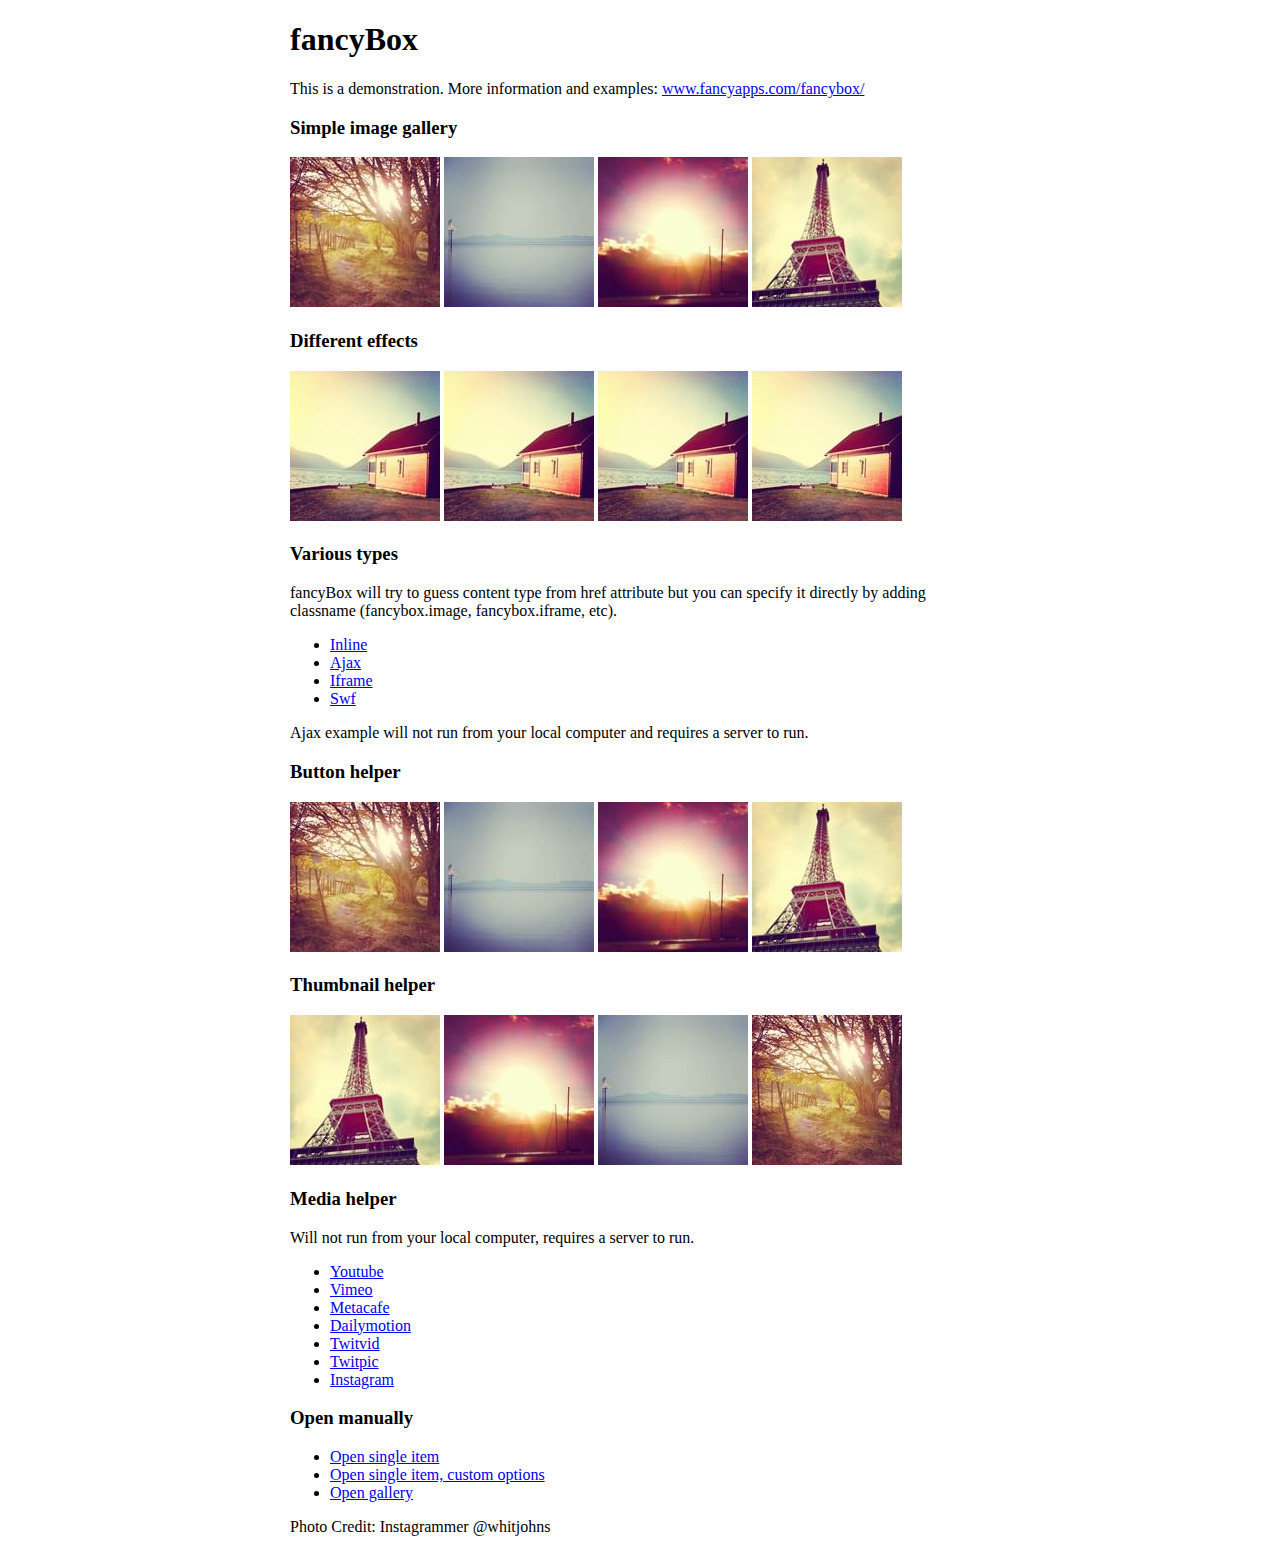
<file: fancybox/demo/index.html>
<!DOCTYPE html>
<html>
<head>
	<title>fancyBox - Fancy jQuery Lightbox Alternative | Demonstration</title>
	<meta http-equiv="Content-Type" content="text/html; charset=UTF-8" />

	<!-- Add jQuery library -->
	<script type="text/javascript" src="../lib/jquery-1.10.1.min.js"></script>

	<!-- Add mousewheel plugin (this is optional) -->
	<script type="text/javascript" src="../lib/jquery.mousewheel-3.0.6.pack.js"></script>

	<!-- Add fancyBox main JS and CSS files -->
	<script type="text/javascript" src="../source/jquery.fancybox.js?v=2.1.5"></script>
	<link rel="stylesheet" type="text/css" href="../source/jquery.fancybox.css?v=2.1.5" media="screen" />

	<!-- Add Button helper (this is optional) -->
	<link rel="stylesheet" type="text/css" href="../source/helpers/jquery.fancybox-buttons.css?v=1.0.5" />
	<script type="text/javascript" src="../source/helpers/jquery.fancybox-buttons.js?v=1.0.5"></script>

	<!-- Add Thumbnail helper (this is optional) -->
	<link rel="stylesheet" type="text/css" href="../source/helpers/jquery.fancybox-thumbs.css?v=1.0.7" />
	<script type="text/javascript" src="../source/helpers/jquery.fancybox-thumbs.js?v=1.0.7"></script>

	<!-- Add Media helper (this is optional) -->
	<script type="text/javascript" src="../source/helpers/jquery.fancybox-media.js?v=1.0.6"></script>

	<script type="text/javascript">
		$(document).ready(function() {
			/*
			 *  Simple image gallery. Uses default settings
			 */

			$('.fancybox').fancybox();

			/*
			 *  Different effects
			 */

			// Change title type, overlay closing speed
			$(".fancybox-effects-a").fancybox({
				helpers: {
					title : {
						type : 'outside'
					},
					overlay : {
						speedOut : 0
					}
				}
			});

			// Disable opening and closing animations, change title type
			$(".fancybox-effects-b").fancybox({
				openEffect  : 'none',
				closeEffect	: 'none',

				helpers : {
					title : {
						type : 'over'
					}
				}
			});

			// Set custom style, close if clicked, change title type and overlay color
			$(".fancybox-effects-c").fancybox({
				wrapCSS    : 'fancybox-custom',
				closeClick : true,

				openEffect : 'none',

				helpers : {
					title : {
						type : 'inside'
					},
					overlay : {
						css : {
							'background' : 'rgba(238,238,238,0.85)'
						}
					}
				}
			});

			// Remove padding, set opening and closing animations, close if clicked and disable overlay
			$(".fancybox-effects-d").fancybox({
				padding: 0,

				openEffect : 'elastic',
				openSpeed  : 150,

				closeEffect : 'elastic',
				closeSpeed  : 150,

				closeClick : true,

				helpers : {
					overlay : null
				}
			});

			/*
			 *  Button helper. Disable animations, hide close button, change title type and content
			 */

			$('.fancybox-buttons').fancybox({
				openEffect  : 'none',
				closeEffect : 'none',

				prevEffect : 'none',
				nextEffect : 'none',

				closeBtn  : false,

				helpers : {
					title : {
						type : 'inside'
					},
					buttons	: {}
				},

				afterLoad : function() {
					this.title = 'Image ' + (this.index + 1) + ' of ' + this.group.length + (this.title ? ' - ' + this.title : '');
				}
			});


			/*
			 *  Thumbnail helper. Disable animations, hide close button, arrows and slide to next gallery item if clicked
			 */

			$('.fancybox-thumbs').fancybox({
				prevEffect : 'none',
				nextEffect : 'none',

				closeBtn  : false,
				arrows    : false,
				nextClick : true,

				helpers : {
					thumbs : {
						width  : 50,
						height : 50
					}
				}
			});

			/*
			 *  Media helper. Group items, disable animations, hide arrows, enable media and button helpers.
			*/
			$('.fancybox-media')
				.attr('rel', 'media-gallery')
				.fancybox({
					openEffect : 'none',
					closeEffect : 'none',
					prevEffect : 'none',
					nextEffect : 'none',

					arrows : false,
					helpers : {
						media : {},
						buttons : {}
					}
				});

			/*
			 *  Open manually
			 */

			$("#fancybox-manual-a").click(function() {
				$.fancybox.open('1_b.jpg');
			});

			$("#fancybox-manual-b").click(function() {
				$.fancybox.open({
					href : 'iframe.html',
					type : 'iframe',
					padding : 5
				});
			});

			$("#fancybox-manual-c").click(function() {
				$.fancybox.open([
					{
						href : '1_b.jpg',
						title : 'My title'
					}, {
						href : '2_b.jpg',
						title : '2nd title'
					}, {
						href : '3_b.jpg'
					}
				], {
					helpers : {
						thumbs : {
							width: 75,
							height: 50
						}
					}
				});
			});


		});
	</script>
	<style type="text/css">
		.fancybox-custom .fancybox-skin {
			box-shadow: 0 0 50px #222;
		}

		body {
			max-width: 700px;
			margin: 0 auto;
		}
	</style>
</head>
<body>
	<h1>fancyBox</h1>

	<p>This is a demonstration. More information and examples: <a href="http://fancyapps.com/fancybox/">www.fancyapps.com/fancybox/</a></p>

	<h3>Simple image gallery</h3>
	<p>
		<a class="fancybox" href="1_b.jpg" data-fancybox-group="gallery" title="Lorem ipsum dolor sit amet"><img src="1_s.jpg" alt="" /></a>

		<a class="fancybox" href="2_b.jpg" data-fancybox-group="gallery" title="Etiam quis mi eu elit temp"><img src="2_s.jpg" alt="" /></a>

		<a class="fancybox" href="3_b.jpg" data-fancybox-group="gallery" title="Cras neque mi, semper leon"><img src="3_s.jpg" alt="" /></a>

		<a class="fancybox" href="4_b.jpg" data-fancybox-group="gallery" title="Sed vel sapien vel sem uno"><img src="4_s.jpg" alt="" /></a>
	</p>

	<h3>Different effects</h3>
	<p>
		<a class="fancybox-effects-a" href="5_b.jpg" title="Lorem ipsum dolor sit amet, consectetur adipiscing elit"><img src="5_s.jpg" alt="" /></a>

		<a class="fancybox-effects-b" href="5_b.jpg" title="Lorem ipsum dolor sit amet, consectetur adipiscing elit"><img src="5_s.jpg" alt="" /></a>

		<a class="fancybox-effects-c" href="5_b.jpg" title="Lorem ipsum dolor sit amet, consectetur adipiscing elit"><img src="5_s.jpg" alt="" /></a>

		<a class="fancybox-effects-d" href="5_b.jpg" title="Lorem ipsum dolor sit amet, consectetur adipiscing elit"><img src="5_s.jpg" alt="" /></a>
	</p>

	<h3>Various types</h3>
	<p>
		fancyBox will try to guess content type from href attribute but you can specify it directly by adding classname (fancybox.image, fancybox.iframe, etc).
	</p>
	<ul>
		<li><a class="fancybox" href="#inline1" title="Lorem ipsum dolor sit amet">Inline</a></li>
		<li><a class="fancybox fancybox.ajax" href="ajax.txt">Ajax</a></li>
		<li><a class="fancybox fancybox.iframe" href="iframe.html">Iframe</a></li>
		<li><a class="fancybox" href="http://www.adobe.com/jp/events/cs3_web_edition_tour/swfs/perform.swf">Swf</a></li>
	</ul>

	<div id="inline1" style="width:400px;display: none;">
		<h3>Etiam quis mi eu elit</h3>
		<p>
			Lorem ipsum dolor sit amet, consectetur adipiscing elit. Etiam quis mi eu elit tempor facilisis id et neque. Nulla sit amet sem sapien. Vestibulum imperdiet porta ante ac ornare. Nulla et lorem eu nibh adipiscing ultricies nec at lacus. Cras laoreet ultricies sem, at blandit mi eleifend aliquam. Nunc enim ipsum, vehicula non pretium varius, cursus ac tortor. Vivamus fringilla congue laoreet. Quisque ultrices sodales orci, quis rhoncus justo auctor in. Phasellus dui eros, bibendum eu feugiat ornare, faucibus eu mi. Nunc aliquet tempus sem, id aliquam diam varius ac. Maecenas nisl nunc, molestie vitae eleifend vel, iaculis sed magna. Aenean tempus lacus vitae orci posuere porttitor eget non felis. Donec lectus elit, aliquam nec eleifend sit amet, vestibulum sed nunc.
		</p>
	</div>

	<p>
		Ajax example will not run from your local computer and requires a server to run.
	</p>

	<h3>Button helper</h3>
	<p>
		<a class="fancybox-buttons" data-fancybox-group="button" href="1_b.jpg"><img src="1_s.jpg" alt="" /></a>

		<a class="fancybox-buttons" data-fancybox-group="button" href="2_b.jpg"><img src="2_s.jpg" alt="" /></a>

		<a class="fancybox-buttons" data-fancybox-group="button" href="3_b.jpg"><img src="3_s.jpg" alt="" /></a>

		<a class="fancybox-buttons" data-fancybox-group="button" href="4_b.jpg"><img src="4_s.jpg" alt="" /></a>
	</p>

	<h3>Thumbnail helper</h3>
	<p>
		<a class="fancybox-thumbs" data-fancybox-group="thumb" href="4_b.jpg"><img src="4_s.jpg" alt="" /></a>

		<a class="fancybox-thumbs" data-fancybox-group="thumb" href="3_b.jpg"><img src="3_s.jpg" alt="" /></a>

		<a class="fancybox-thumbs" data-fancybox-group="thumb" href="2_b.jpg"><img src="2_s.jpg" alt="" /></a>

		<a class="fancybox-thumbs" data-fancybox-group="thumb" href="1_b.jpg"><img src="1_s.jpg" alt="" /></a>
	</p>

	<h3>Media helper</h3>
	<p>
		Will not run from your local computer, requires a server to run.
	</p>

	<ul>
		<li><a class="fancybox-media" href="http://www.youtube.com/watch?v=opj24KnzrWo">Youtube</a></li>
		<li><a class="fancybox-media" href="http://vimeo.com/47480346">Vimeo</a></li>
		<li><a class="fancybox-media" href="http://www.metacafe.com/watch/7635964/">Metacafe</a></li>
		<li><a class="fancybox-media" href="http://www.dailymotion.com/video/xoeylt_electric-guest-this-head-i-hold_music">Dailymotion</a></li>
		<li><a class="fancybox-media" href="http://twitvid.com/QY7MD">Twitvid</a></li>
		<li><a class="fancybox-media" href="http://twitpic.com/7p93st">Twitpic</a></li>
		<li><a class="fancybox-media" href="http://instagr.am/p/IejkuUGxQn">Instagram</a></li>
	</ul>

	<h3>Open manually</h3>
	<ul>
		<li><a id="fancybox-manual-a" href="javascript:;">Open single item</a></li>
		<li><a id="fancybox-manual-b" href="javascript:;">Open single item, custom options</a></li>
		<li><a id="fancybox-manual-c" href="javascript:;">Open gallery</a></li>
	</ul>

	<p>
		Photo Credit: Instagrammer @whitjohns
	</p>
</body>
</html>
</file>
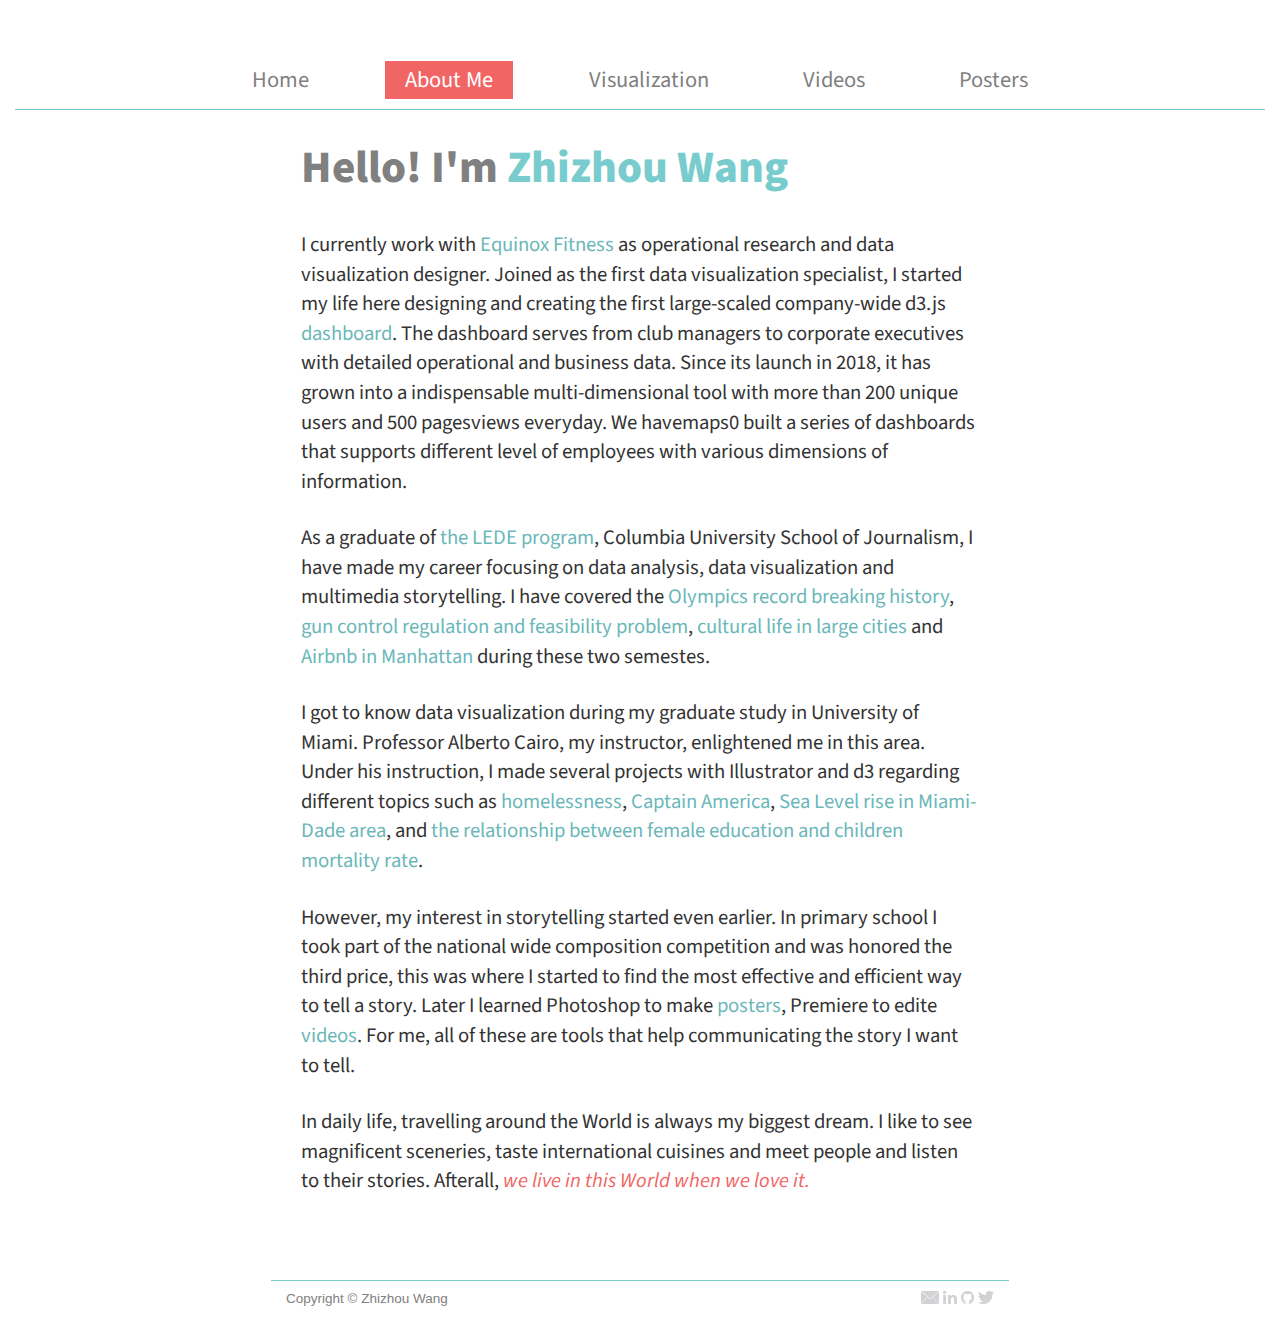
<file: aboutme.html>
<!DOCTYPE html>
<html lang="en">
	<head>
    	<meta charset="utf-8">
        <meta name="viewport" content="width=device-width, initial-scale=1.0">
    	<title>Zhizhou Wang - About Me</title>
        
        <link href="https://fonts.googleapis.com/css?family=Lobster+Two|Source+Sans+Pro:400,700" rel="stylesheet">
        <link href="css/bootstrap.min.css" rel="stylesheet">
        <link rel="stylesheet" href="css/sub-style2.css" />
        <link href="css/bootstrap.min.css" rel="stylesheet">
    	<style>
    	</style>
    </head>

    <body>
        <div class="col-md-12" id='main-nav'>
                    <a href='index.html' class='likebutton'>Home</a>
                    <a href='aboutme.html' class='button-selected'>About Me</a>
                    <a href='infographic.html' class='likebutton'>Visualization</a>
                    <a href='video.html' class='likebutton'>Videos</a>
                    <a href='poster.html' class='likebutton'>Posters</a>
                    <div class="col-md-12" id='breaker'>
                    </div>
                </div>

        <div class="col-md-12" id="main">
            <div class="col-md-12" >
                    <div class="col-md-12" >
                        <h1 id="name">Hello! I'm <span class='colored'>Zhizhou Wang</span></h1>
                    </div>
                    <div class ="col-md-12">
                        <p class="main-content">I currently work with <a class="main-link" href="https://eqxtech.com/">Equinox Fitness</a> as operational research and data visualization designer. Joined as the first data visualization specialist, I started my life here designing and creating the first large-scaled company-wide d3.js <a class='main-link' href=''>dashboard</a>. The dashboard serves from club managers to corporate executives with detailed operational and business data. Since its launch in 2018, it has grown into a indispensable multi-dimensional tool with more than 200 unique users and 500 pagesviews everyday. We havemaps0 built a series of dashboards that supports different level of employees with various dimensions of information.</p>
                        <p class="main-content">As a graduate of <a class="main-link" href="http://ledeprogram.com/">the LEDE program</a>, Columbia University School of Journalism, I have made my career focusing on data analysis, data visualization and multimedia storytelling. I have covered the <a class="main-link" href="http://zhizhouwang.me/all_about_jumping/">Olympics record breaking history</a>, <a class="main-link" href="./image/info/massshooting.pdf">gun control regulation and feasibility problem</a>,<a class="main-link" href="http://zhizhouwang.me/life_in_cities/"> cultural life in large cities</a> and <a class="main-link" href="http://zhizhouwang.me/airbnb_in_manhattan/">Airbnb in Manhattan</a> during these two semestes. </p>
                        <p class="main-content">
                        I got to know data visualization during my graduate study in University of Miami. Professor Alberto Cairo, my instructor, enlightened me in this area. Under his instruction, I made several projects with Illustrator and d3 regarding different topics such as <a class="main-link" href="./image/info/Homelessness.pdf">homelessness</a>, <a class="main-link" href="./image/info/captain.pdf">Captain America</a>, <a class="main-link" href="./image/info/SeaLevelRise.pdf">Sea Level rise in Miami-Dade area</a>, and <a class="main-link" href="http://zhizhouwang.me/myProject/">the relationship between female education and children mortality rate</a>.</p>
                        <p class="main-content">
                        However, my interest in storytelling started even earlier. In primary school I took part of the national wide composition competition and was honored the third price, this was where I started to find the most effective and efficient way to tell a story. Later I learned Photoshop to make <a class="main-link" href="poster.html">posters</a>, Premiere to edite <a class="main-link" href="video.html">videos</a>. For me, all of these are tools that help communicating the story I want to tell. 
                        <p class="main-content">
                        In daily life, travelling around the World is always my biggest dream. I like to see magnificent sceneries, taste international cuisines and meet people and listen to their stories. Afterall,<span id="poem"> we live in this World when we love it. </span>
                        </p>
                        
                    </div>
            </div>

            <div class='break' class="col-md-12">
                <hr id='divider'></hr>
                <div class ="col-md-8">
                <p id='end'>Copyright &copy; Zhizhou Wang </p>
                </div>
                <div class ="col-md-4" id='icondiv'>
                <a class="main-link" href="mailto:jowang0319@gmail.com?Subject=Hello" target="_top" ><img class='icons' src='./image/icon/email.png'></a>
                <a class="main-link" href="https://www.linkedin.com/profile/view?id=AAIAABXnbtgBP4U4cKuk7psVWvnKqAsrvLL_vNs&trk=nav_responsive_tab_profile_pic" target="_blank"><img class='icons' src='./image/icon/in.png'></a>
                <a class="main-link" href="https://github.com/jowang0319"><img class='icons' src='./image/icon/github.png' target="_blank"></a>
                <a class="main-link" href="https://twitter.com/jo_zz_wang"><img class='icons' src='./image/icon/twitter.png' target="_blank"></a>
                </div>
            </div>


        </div>


    </body>
    

</html>
</file>
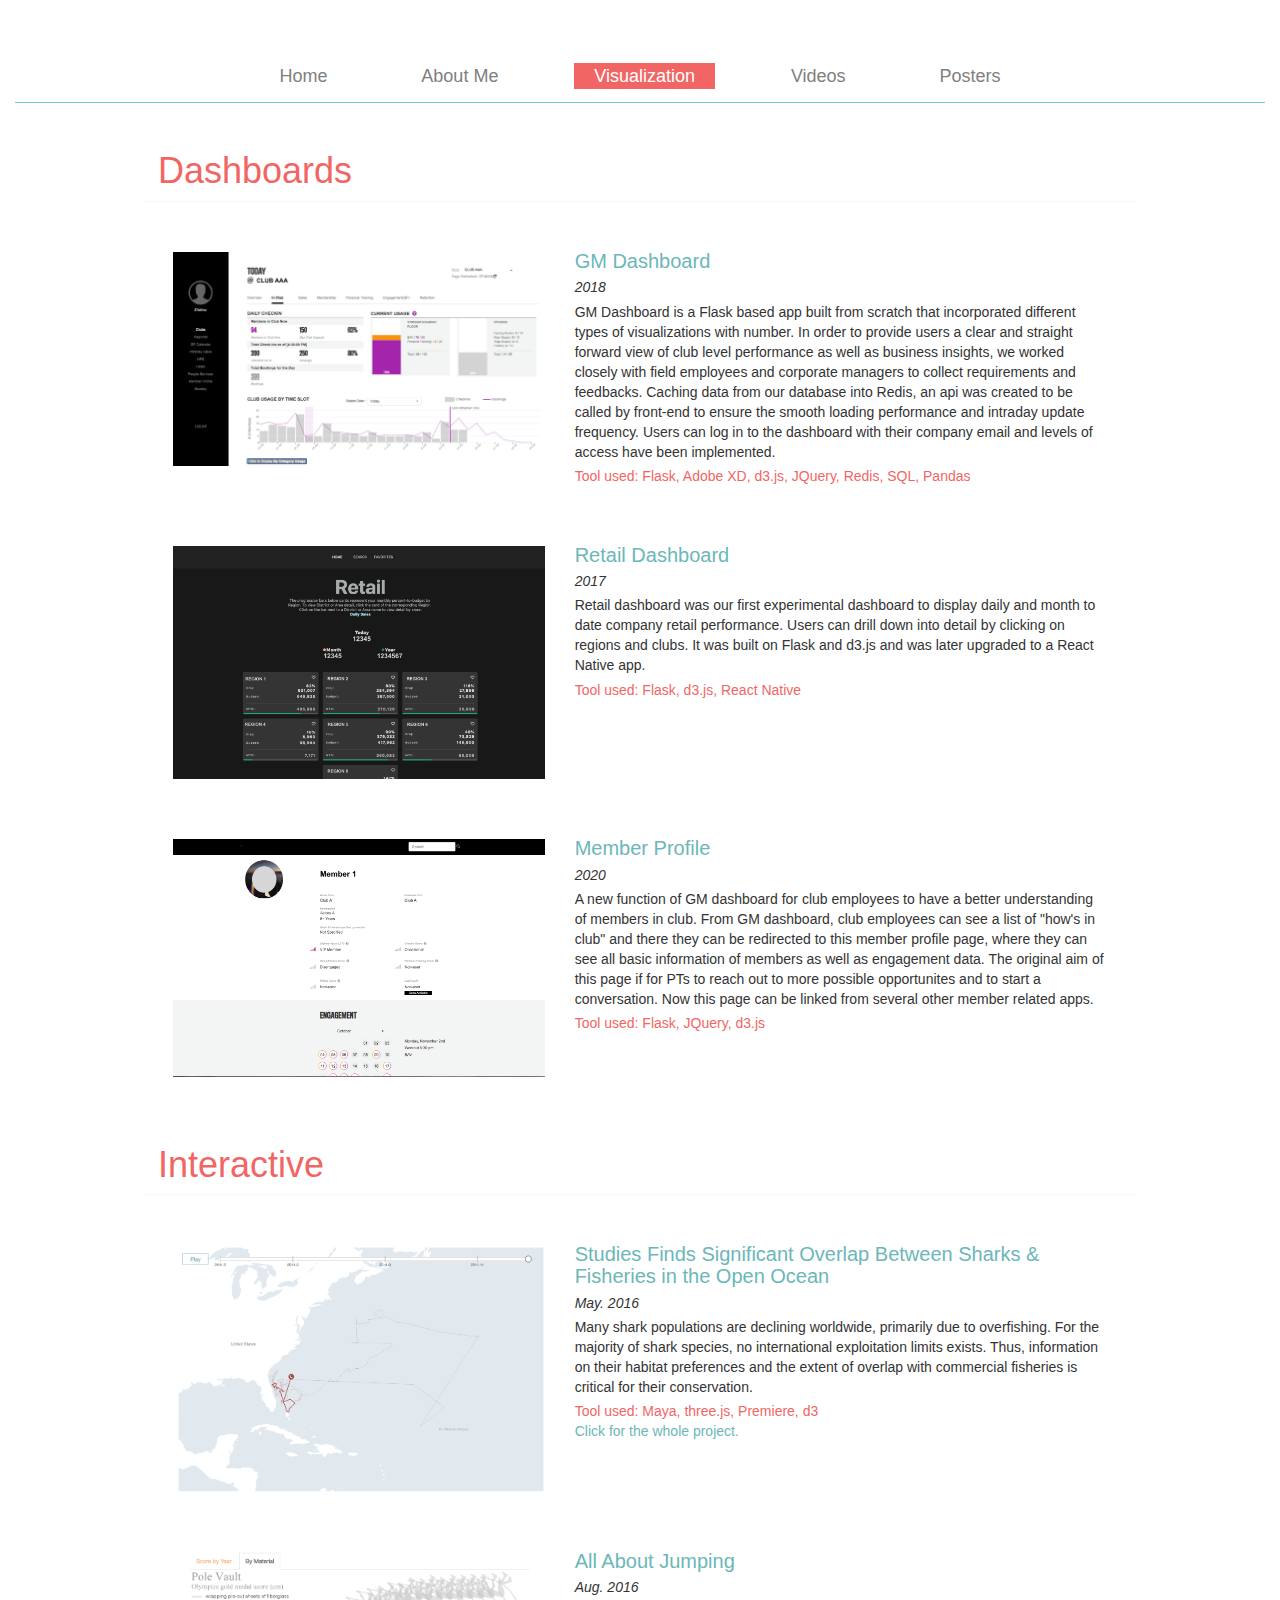
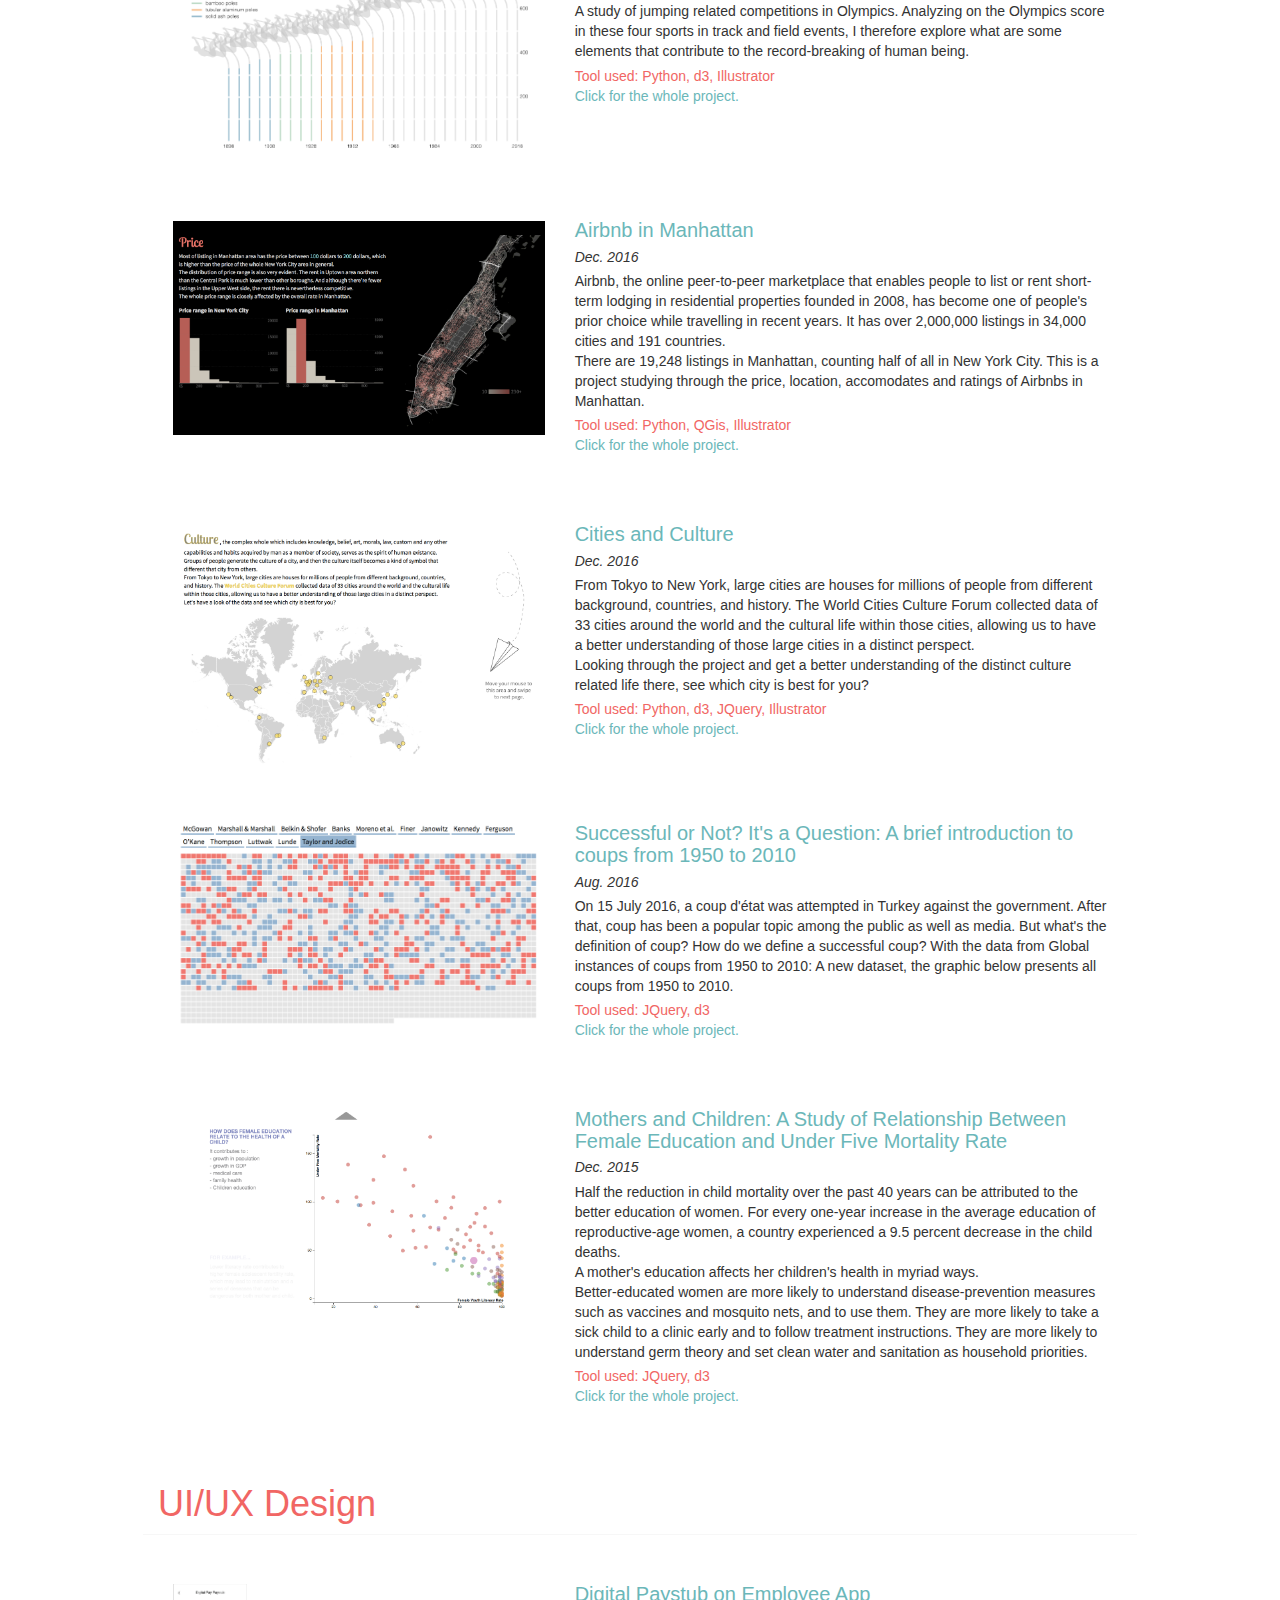
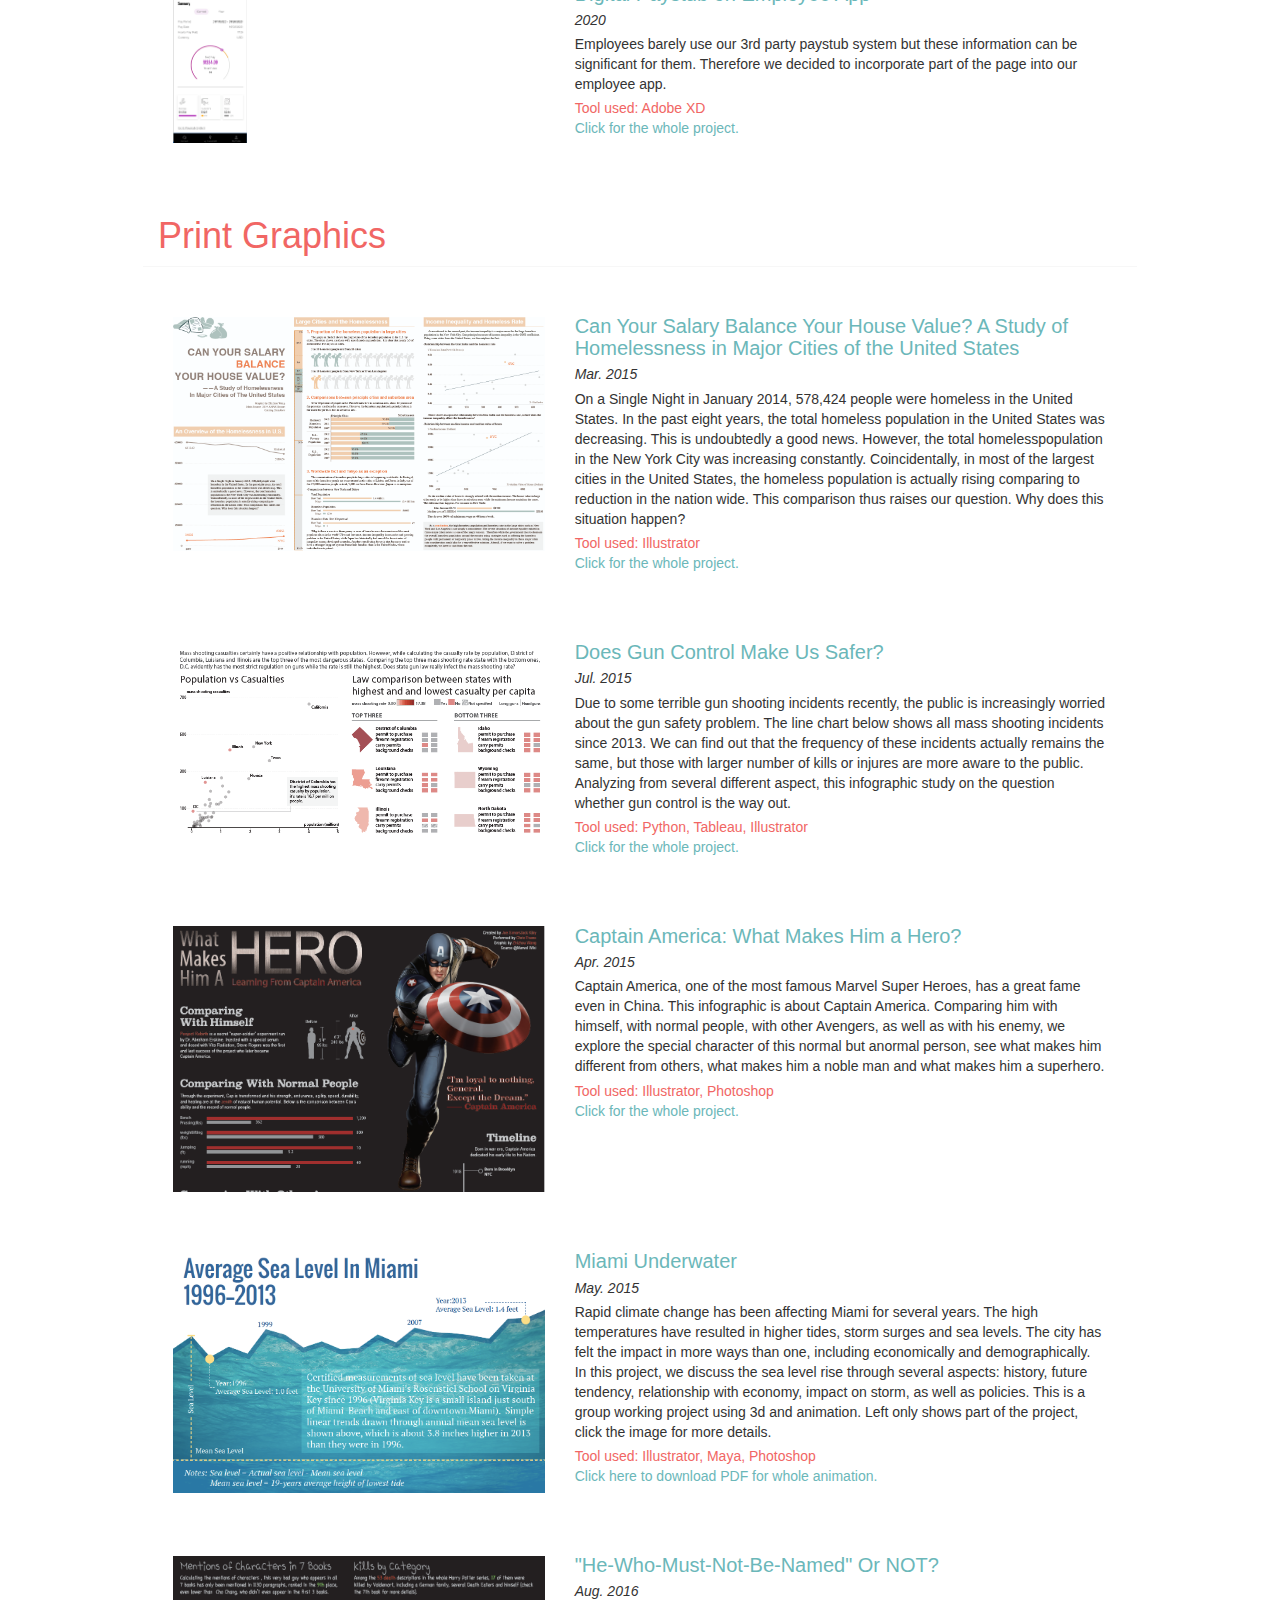
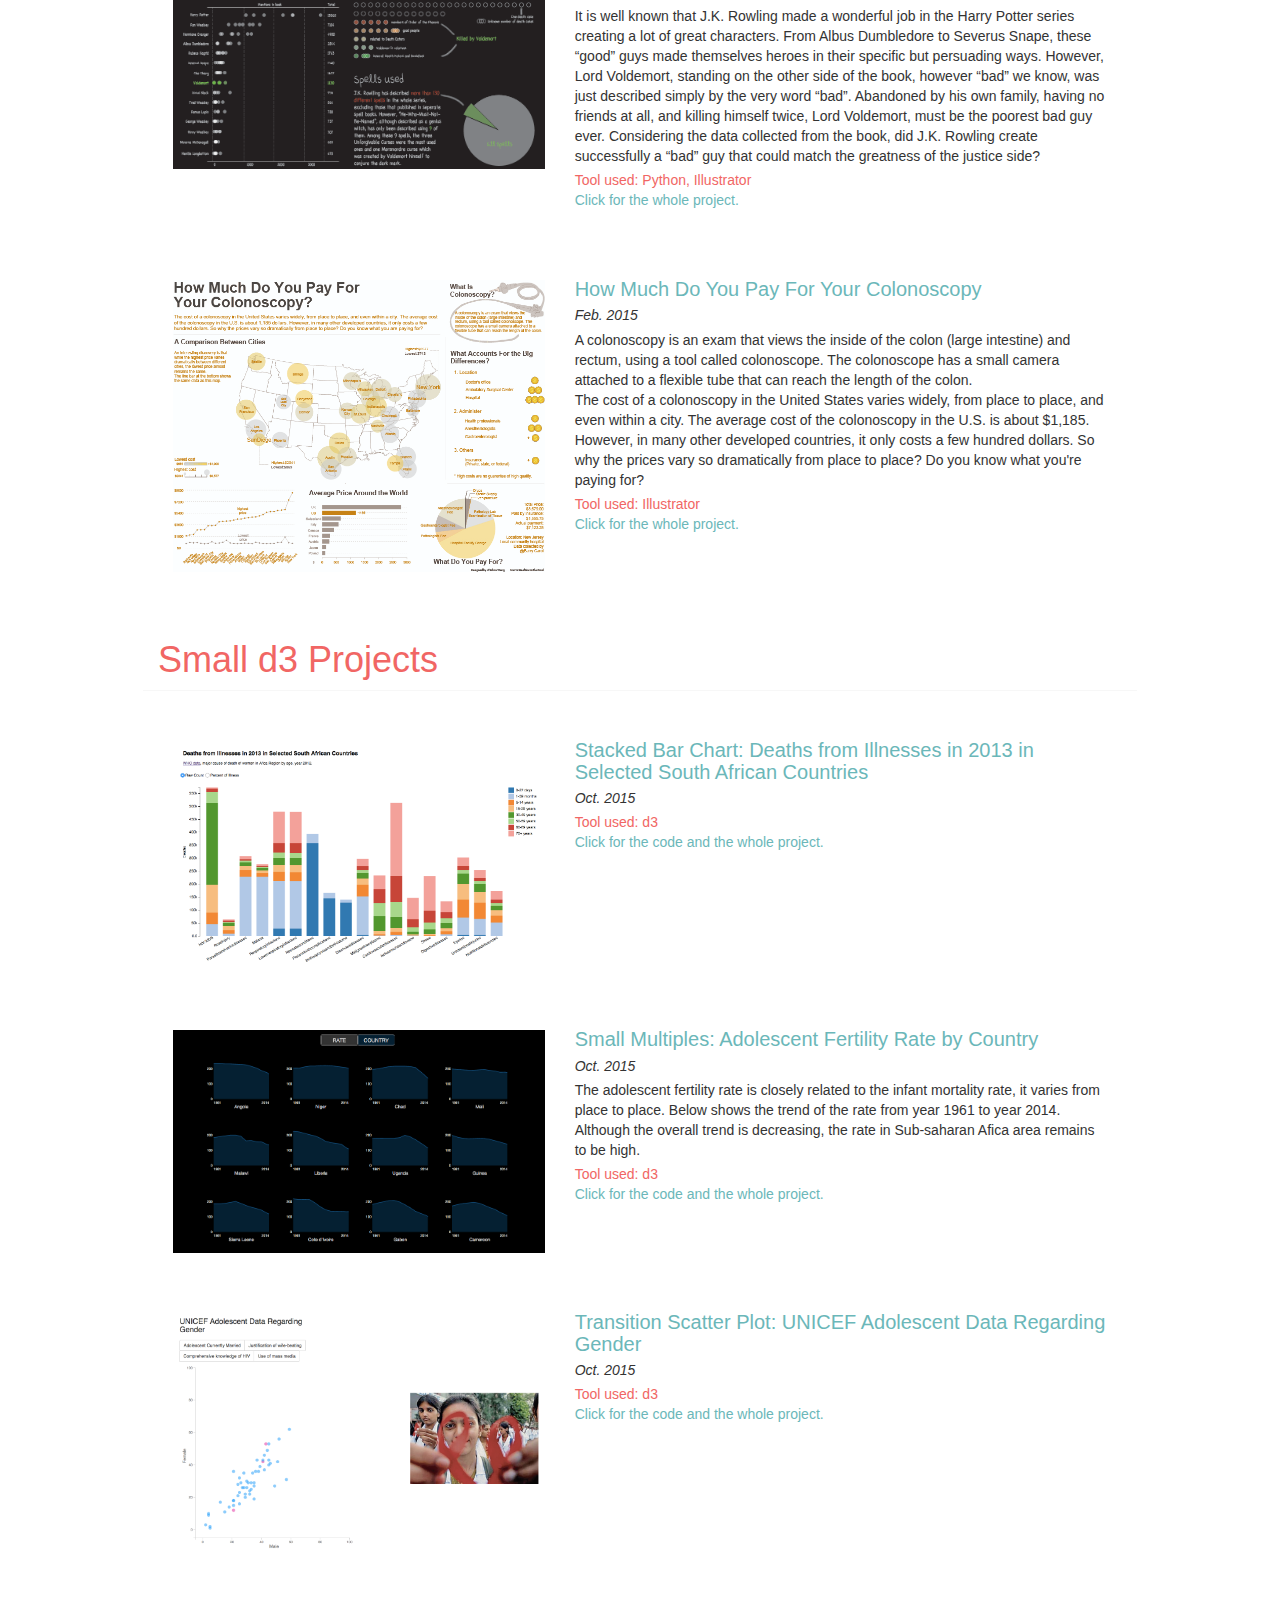
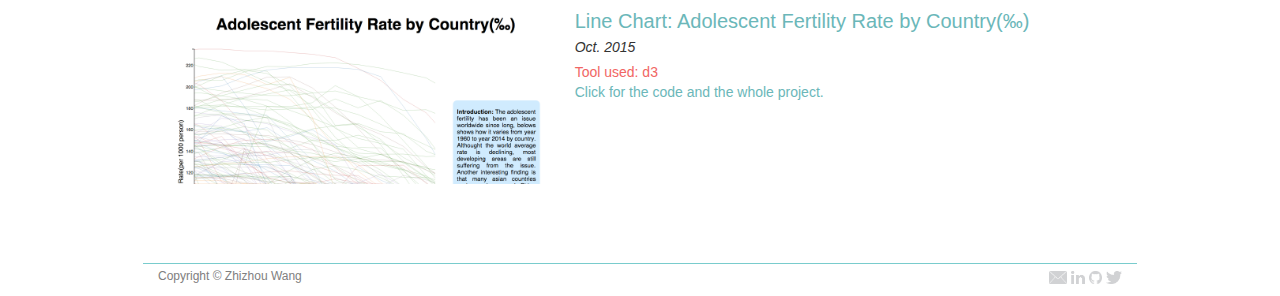
<file: infographic.html>
<!DOCTYPE html>
<html lang="en">
	<head>
    	<meta charset="utf-8">
        <meta name="viewport" content="width=device-width, initial-scale=1.0">
    	<title>Zhizhou Wang - Visualization</title>
        <meta name="viewport" content="width=device-width, initial-scale=1.0">
        <link href="css/bootstrap.min.css" rel="stylesheet">
        <link rel="stylesheet" href="css/sub-style.css" />
    	<style>
    	</style>
    </head>

    <body>
        <div class="col-md-12" id='main-nav'>
                    <a href='index.html' class='likebutton'>Home</a>
                    <a href='aboutme.html' class='likebutton'>About Me</a>
                    <a href='infographic.html' class='button-selected'>Visualization</a>
                    <a href='video.html' class='likebutton'>Videos</a>
                    <a href='poster.html' class='likebutton'>Posters</a>
                    <div class="col-md-12" id='breaker'>
                    </div>
        </div>

        <!-- <div class='row'>
            <div class='col-md-12' id="top_menu">
                <ul class='nav nav-tabs' id='myTab_topmenu' role='tablist'>
                    <li class='nav-items nav-fill'>
                        <a class='nav-link' id='home-tab' data-toggle='tab' href='index.html' area-selecte4d='false'>Home</a>
                    </li>
                    <li class='nav-items nav-fill'>
                        <a class='nav-link' id='home-tab' data-toggle='tab' href='aboutme.html' area-selecte4d='false'>About Me</a>
                    </li>
                    <li class="nav-item dropdown">
                        <a class="nav-link dropdown-toggle" href="#" id="navbarDropdown_viz" role="button" data-toggle="dropdown" aria-haspopup="true" aria-expanded="false">
                          Visualization
                        </a>
                        <div class="dropdown-menu" aria-labelledby="navbarDropdown_viz">
                           <a class="nav-link dropdown-item" id="dashboard-tab" data-toggle="tab" href="#dashboard-session" role="tab" aria-controls="dashboard-session" aria-selected="false">Dashboards</a>
                          <a class="nav-link dropdown-item" id="interactive-tab" data-toggle="tab" href="#interactive-session" role="tab" aria-controls="interactive-session" aria-selected="false">Interactive</a>
                          <a class="nav-link dropdown-item" id="design-tab" data-toggle="tab" href="#design-session" role="tab" aria-controls="design-session" aria-selected="false">UI/UX Design</a>
                          <a class="nav-link dropdown-item" id="print-tab" data-toggle="tab" href="#print-session" role="tab" aria-controls="print-session" aria-selected="false">Print Graphics</a>
                          <a class="nav-link dropdown-item" id="smallproj-tab" data-toggle="tab" href="#smallproj-session" role="tab" aria-controls="smallproj-session" aria-selected="false">Small D3.js Projects</a>
                      </li>
                    <li class='nav-items nav-fill'>
                        <a class='nav-link' id='home-tab' data-toggle='tab' href='video.html' area-selecte4d='false'>Videos</a>
                    </li>
                    <li class='nav-items nav-fill'>
                        <a class='' id='' href='poster.html' area-selecte4d='false'>Posters</a>
                    </li>
                </ul>
            </div>
        </div> -->

        <div class="col-md-12" id="main">
            <div class="col-md-12" id= "draw-line">
                <h1 class="page-title">Dashboards</h1>
            </div>
            <div class="col-md-12" id="main-subcontent">
                <div class="col-md-5">
                    <a class="main-link" href=""><img class="main-sample" src="./image/info/dashboard-sample.png"></a>
                </div>
                <div class="col-md-7">
                    <h4 class="main-subtitle"><a class="main-link" href="">GM Dashboard</a></h4>
                    <p class="main-date">2018</p>
                    <p class="main-subtext">GM Dashboard is a Flask based app built from scratch that incorporated different types of visualizations with number. In order to provide users a clear and straight forward view of club level performance as well as business insights, we worked closely with field employees and corporate managers to collect requirements and feedbacks. Caching data from our database into Redis, an api was created to be called by front-end to ensure the smooth loading performance and intraday update frequency. Users can log in to the dashboard with their company email and levels of access have been implemented.
                    <p class="main-technique">Tool used: Flask, Adobe XD, d3.js, JQuery, Redis, SQL, Pandas</p>
                    <!-- <p><a class="main-link" href="http://zhizhouwang.me/shark_track/" target="_blank">Click for the whole project.</a></p> -->
                </div>
            </div>
            <div class="col-md-12" id="main-subcontent">
                <div class="col-md-5">
                    <a class="main-link" href=""><img class="main-sample" src="./image/info/retail-sample.png"></a>
                </div>
                <div class="col-md-7">
                    <h4 class="main-subtitle"><a class="main-link" href="">Retail Dashboard</a></h4>
                    <p class="main-date">2017</p>
                    <p class="main-subtext">Retail dashboard was our first experimental dashboard to display daily and month to date company retail performance. Users can drill down into detail by clicking on regions and clubs. It was built on Flask and d3.js and was later upgraded to a React Native app. 
                    <p class="main-technique">Tool used: Flask, d3.js, React Native</p>
                    <!-- <p><a class="main-link" href="http://zhizhouwang.me/shark_track/" target="_blank">Click for the whole project.</a></p> -->
                </div>
            </div>
            <div class="col-md-12" id="main-subcontent">
                <div class="col-md-5">
                    <a class="main-link" href=""><img class="main-sample" src="./image/info/mp-sample.png"></a>
                </div>
                <div class="col-md-7">
                    <h4 class="main-subtitle"><a class="main-link" href="">Member Profile</a></h4>
                    <p class="main-date">2020</p>
                    <p class="main-subtext">A new function of GM dashboard for club employees to have a better understanding of members in club. From GM dashboard, club employees can see a list of "how's in club" and there they can be redirected to this member profile page, where they can see all basic information of members as well as engagement data. The original aim of this page if for PTs to reach out to more possible opportunites and to start a conversation. Now this page can be linked from several other member related apps.
                    <p class="main-technique">Tool used: Flask, JQuery, d3.js</p>
                    <!-- <p><a class="main-link" href="http://zhizhouwang.me/shark_track/" target="_blank">Click for the whole project.</a></p> -->
                </div>
            </div>
            <div class="col-md-12" id= "draw-line">
                <h1 class="page-title">Interactive</h1>
            </div>
            <div class="col-md-12" id="main-subcontent">
                <div class="col-md-5">
                    <a class="main-link" href="http://zhizhouwang.me/shark_track/"><img class="main-sample" src="./image/info/shark.png"></a>
                </div>
                <div class="col-md-7">
                    <h4 class="main-subtitle"><a class="main-link" href="http://zhizhouwang.me/shark_track/">Studies Finds Significant Overlap Between Sharks & Fisheries in the Open Ocean</a></h4>
                    <p class="main-date">May. 2016</p>
                    <p class="main-subtext">Many shark populations are declining worldwide, primarily due to overfishing. For the majority of shark species, no international exploitation limits exists. Thus, information on their habitat preferences and the extent of overlap with commercial fisheries is critical for their conservation.   
                    <p class="main-technique">Tool used: Maya, three.js, Premiere, d3</p>
                    <p><a class="main-link" href="http://zhizhouwang.me/shark_track/" target="_blank">Click for the whole project.</a></p>
                </div>
            </div>
            <div class="col-md-12" id="main-subcontent">
                <div class="col-md-5">
                    <a class="main-link" href="http://zhizhouwang.me/all_about_jumping/"><img class="main-sample" src="./image/info/olympics.png"></a>
                </div>
                <div class="col-md-7">
                    <h4 class="main-subtitle"><a class="main-link" href="http://zhizhouwang.me/all_about_jumping/">All About Jumping</a></h4>
                    <p class="main-date">Aug. 2016</p>
                    <p class="main-subtext">A study of jumping related competitions in Olympics. Analyzing on the Olympics score in these four sports in track and field events, I therefore explore what are some elements that contribute to the record-breaking of human being.
                    <p class="main-technique">Tool used: Python, d3, Illustrator</p>
                    <p><a class="main-link" href="http://zhizhouwang.me/all_about_jumping/" target="_blank">Click for the whole project.</a></p>
                </div>
            </div>
            <div class="col-md-12" id="main-subcontent">
                <div class="col-md-5">
                    <a class="main-link" href="http://zhizhouwang.me/airbnb_in_manhattan/"><img class="main-sample" src="./image/info/bnb.png"></a>
                </div>
                <div class="col-md-7">
                    <h4 class="main-subtitle"><a class="main-link" href="http://zhizhouwang.me/airbnb_in_manhattan/">Airbnb in Manhattan</a></h4>
                    <p class="main-date">Dec. 2016</p>
                    <p class="main-subtext">Airbnb, the online peer-to-peer marketplace that enables people to list or rent short-term lodging in residential properties founded in 2008, has become one of people's prior choice while travelling in recent years. It has over 2,000,000 listings in 34,000 cities and 191 countries.
                    </br>
                    There are 19,248 listings in Manhattan, counting half of all in New York City. This is a project studying through the price, location, accomodates and ratings of Airbnbs in Manhattan.
                    <p class="main-technique">Tool used: Python, QGis, Illustrator</p>
                    <p><a class="main-link" href="http://zhizhouwang.me/airbnb_in_manhattan/" target="_blank">Click for the whole project.</a></p>
                </div>
            </div>
            <div class="col-md-12" id="main-subcontent">
                <div class="col-md-5">
                    <a class="main-link" href="http://zhizhouwang.me/life_in_cities/"><img class="main-sample" src="./image/info/city_n_culture.png"></a>
                </div>
                <div class="col-md-7">
                    <h4 class="main-subtitle"><a class="main-link" href="http://zhizhouwang.me/life_in_cities/">Cities and Culture</a></h4>
                    <p class="main-date">Dec. 2016</p>
                    <p class="main-subtext">From Tokyo to New York, large cities are houses for millions of people from different background, countries, and history. The World Cities Culture Forum collected data of 33 cities around the world and the cultural life within those cities, allowing us to have a better understanding of those large cities in a distinct perspect.
                    </br>
                    Looking through the project and get a better understanding of the distinct culture related life there, see which city is best for you?
                    <p class="main-technique">Tool used: Python, d3, JQuery, Illustrator</p>
                    <p><a class="main-link" href="http://zhizhouwang.me/life_in_cities/" target="_blank">Click for the whole project.</a></p>
                </div>
            </div>
            <div class="col-md-12" id="main-subcontent">
                <div class="col-md-5">
                    <a class="main-link" href="http://zhizhouwang.me/suc_coup/"><img class="main-sample" src="./image/info/coups.png"></a>
                </div>
                <div class="col-md-7">
                    <h4 class="main-subtitle"><a class="main-link" href="http://zhizhouwang.me/suc_coup/">Successful or Not? It's a Question: A brief introduction to coups from 1950 to 2010</a></h4>
                    <p class="main-date">Aug. 2016</p>
                    <p class="main-subtext">On 15 July 2016, a coup d'état was attempted in Turkey against the government. After that, coup has been a popular topic among the public as well as media. But what's the definition of coup? How do we define a successful coup? With the data from Global instances of coups from 1950 to 2010: A new dataset, the graphic below presents all coups from 1950 to 2010.  
                    <p class="main-technique">Tool used: JQuery, d3</p>
                    <p><a class="main-link" href="http://zhizhouwang.me/suc_coup/" target="_blank">Click for the whole project.</a></p>
                </div>
            </div>
            <div class="col-md-12" id="main-subcontent">
                <div class="col-md-5">
                    <a class="main-link" href="http://zhizhouwang.me/myProject/"><img class="main-sample" src="./image/info/unicef1.png"></a>
                </div>
                <div class="col-md-7">
                    <h4 class="main-subtitle"><a class="main-link" href="http://zhizhouwang.me/myProject/">Mothers and Children: A Study of Relationship Between Female Education and Under Five Mortality Rate</a></h4>
                    <p class="main-date">Dec. 2015</p>
                    <p class="main-subtext">Half the reduction in child mortality over the past 40 years can be attributed to the better education of women. For every one-year increase in the average education of reproductive-age women, a country experienced a 9.5 percent decrease in the child deaths. 
                    <br>A mother's education affects her children's health in myriad ways. 
                    <br>Better-educated women are more likely to understand disease-prevention measures such as vaccines and mosquito nets, and to use them. They are more likely to take a sick child to a clinic early and to follow treatment instructions. They are more likely to understand germ theory and set clean water and sanitation as household priorities.  
                    <p class="main-technique">Tool used: JQuery, d3</p>
                    <p><a class="main-link" href="http://zhizhouwang.me/myProject/" target="_blank">Click for the whole project.</a></p>
                </div>
            </div>
            
            <div class="col-md-12" id= "draw-line">
                <h1 class="page-title">UI/UX Design</h1>
            </div>
            <div class="col-md-12" id="main-subcontent">
                <div class="col-md-5">
                    <a class="main-link" href="https://xd.adobe.com/view/f2979a68-58bf-4b12-bd0a-adb3411317af-a7c4/"><img class="main-sample-mobile" src="./image/info/paystub-sample.png"></a>
                </div>
                <div class="col-md-7">
                    <h4 class="main-subtitle"><a class="main-link" href="https://xd.adobe.com/view/f2979a68-58bf-4b12-bd0a-adb3411317af-a7c4//">Digital Paystub on Employee App</a></h4>
                    <p class="main-date">2020</p>
                    <p class="main-subtext">Employees barely use our 3rd party paystub system but these information can be significant for them. Therefore we decided to incorporate part of the page into our employee app.  
                    <p class="main-technique">Tool used: Adobe XD</p>
                    <p><a class="main-link" href="https://xd.adobe.com/view/f2979a68-58bf-4b12-bd0a-adb3411317af-a7c4/" target="_blank">Click for the whole project.</a></p>
                </div>
            </div>

            <div class="col-md-12" id= "draw-line">
                <h1 class="page-title2">Print Graphics</h1>
            </div>
            <div class="col-md-12" id="main-subcontent">
                <div class="col-md-5">
                    <a class="main-link" href="./image/info/Homelessness.pdf"><img class="main-sample" src="./image/info/homelessness.jpg"></a>
                </div>
                <div class="col-md-7">
                    <h4 class="main-subtitle"><a class="main-link" href="./image/info/Homelessness.pdf">Can Your Salary Balance Your House Value? A Study of Homelessness in Major Cities of the United States</a></h4>
                    <p class="main-date">Mar. 2015</p>
                    <p class="main-subtext">On a Single Night in January 2014, 578,424 people were homeless in the United States. In the past eight years, the total homeless population in the United States was decreasing. This is undoubtedly a good news. However, the total homelesspopulation in the New York City was increasing constantly. Coincidentally, in most of the largest cities in the United States, the homeless population is actually rising comparing to reduction in the nation wide. This comparison thus raises our question. Why does this situation happen?  
                    <p class="main-technique">Tool used: Illustrator</p>
                    <p><a class="main-link" href="./image/info/Homelessness.pdf">Click for the whole project.</a></p>
                </div>
            </div>
            <div class="col-md-12" id="main-subcontent">
                <div class="col-md-5">
                    <a class="main-link" href="./image/info/massshooting.pdf"><img class="main-sample" src="./image/info/massshooting.png"></a>
                </div>
                <div class="col-md-7">
                    <h4 class="main-subtitle"><a class="main-link" href="./image/info/massshooting.pdf">Does Gun Control Make Us Safer?</a></h4>
                    <p class="main-date">Jul. 2015</p>
                    <p class="main-subtext"> Due to some terrible gun shooting incidents recently, the public is increasingly worried about the gun safety problem. The line chart below shows all mass shooting incidents since 2013. We can find out that the frequency of these incidents actually remains the same, but those with larger number of kills or injures are more aware to the public. Analyzing from several different aspect, this infographic study on the question whether gun control is the way out.
                    <p class="main-technique">Tool used: Python, Tableau, Illustrator</p>
                    <p><a class="main-link" href="./image/info/massshooting.pdf">Click for the whole project.</a></p>
                </div>
            </div>
            <div class="col-md-12" id="main-subcontent">
                <div class="col-md-5">
                    <a class="main-link" href="./image/info/captain.pdf"><img class="main-sample" src="./image/info/captain.png"></a>
                </div>
                <div class="col-md-7" >
                    <h4 class="main-subtitle"><a class="main-link" href="./image/info/captain.pdf">Captain America: What Makes Him a Hero?</a></h4>
                    <p class="main-date">Apr. 2015</p>
                    <p class="main-subtext">Captain America, one of the most famous Marvel Super Heroes, has a great fame even in China. This infographic is about Captain America. Comparing him with himself, with normal people, with other Avengers, as well as with his enemy, we explore the special character of this normal but anormal person, see what makes him different from others, what makes him a noble man and what makes him a superhero. 
                    <p class="main-technique">Tool used: Illustrator, Photoshop</p>
                    <p><a class="main-link" href="./image/info/captain.pdf">Click for the whole project.</a></p>
                </div>
            </div>
            <div class="col-md-12" id="main-subcontent">
                <div class="col-md-5">
                    <a class="main-link" href="./image/info/SeaLevelRise.pdf"><img class="main-sample" src="./image/info/seaSample.png"></a>
                </div>
                <div class="col-md-7" >
                    <h4 class="main-subtitle"><a class="main-link" href="./image/info/SeaLevelRise.pdf">Miami Underwater</a></h4>
                    <p class="main-date">May. 2015</p>
                    <p class="main-subtext">Rapid climate change has been affecting Miami for several years. The high
                    temperatures have resulted in higher tides, storm surges and sea levels.
                    The city has felt the impact in more ways than one, including economically and demographically. <br>In this project, we discuss the sea level rise through several aspects: history, future tendency, relationship with economy, impact on storm, as well as policies. This is a group working project using 3d and animation. Left only shows part of the project, click the image for more details.  
                    <p class="main-technique">Tool used: Illustrator, Maya, Photoshop</p>
                    <p><a class="main-link" href="./image/info/SeaLevelRise.pdf" download>Click here to download PDF for whole animation.</a></p>
                </div>
            </div>
            <div class="col-md-12" id="main-subcontent">
                <div class="col-md-5">
                    <a class="main-link" href="./image/info/hp.pdf"><img class="main-sample" src="./image/info/hp.png"></a>
                </div>
                <div class="col-md-7" >
                    <h4 class="main-subtitle"><a class="main-link" href="./image/info/hp.pdf">"He-Who-Must-Not-Be-Named" Or NOT?</a></h4>
                    <p class="main-date">Aug. 2016</p>
                    <p class="main-subtext">It is well known that J.K. Rowling made a wonderful job in the Harry Potter series creating a lot of great characters. From Albus Dumbledore to Severus Snape, these “good” guys made themselves heroes in their specific but persuading ways. However, Lord Voldemort, standing on the other side of the book, however “bad” we know, was just described simply by the very word “bad”. Abandoned by his own family, having no friends at all, and killing himself twice, Lord Voldemort, must be the poorest bad guy ever. Considering the data collected from the book, did J.K. Rowling create successfully a “bad” guy that could match the greatness of the justice side? 
                    <p class="main-technique">Tool used: Python, Illustrator</p>
                    <p><a class="main-link" href="./image/info/hp.pdf">Click for the whole project.</a></p>
                </div>
            </div>
            <div class="col-md-12" id="main-subcontent">
                <div class="col-md-5">
                    <a class="main-link" href="./image/info/colonoscopy.pdf"><img class="main-sample" src="./image/info/colonoscopy.jpg"></a>
                </div>
                <div class="col-md-7" >
                    <h4 class="main-subtitle"><a class="main-link" href="./image/info/colonoscopy.pdf">How Much Do You Pay For Your Colonoscopy</a></h4>
                    <p class="main-date">Feb. 2015</p>
                    <p class="main-subtext">
                        A colonoscopy is an exam that views the
                        inside of the colon (large intestine) and
                        rectum, using a tool called colonoscope. The
                        colonoscope has a small camera attached to a
                        flexible tube that can reach the length of the colon.<br>
                        The cost of a colonoscopy in the United States varies widely, from place to place, and even within a city. The average cost of the colonoscopy in the U.S. is about $1,185. However, in many other developed countries, it only costs a few hundred dollars. So why the prices vary so dramatically from place to place? Do you know what you're paying for?  
                    <p class="main-technique">Tool used: Illustrator</p>
                    <p><a class="main-link" href="./image/info/colonoscopy.pdf" >Click for the whole project.</a></p>
                </div>
            </div>


            <div class="col-md-12" id= "draw-line">
                <h1 class="page-title2">Small d3 Projects</h1>
            </div>

            <div class="col-md-12" id="main-subcontent">
                <div class="col-md-5">
                    <a class="main-link" href="http://bl.ocks.org/jowang0319/raw/c7d9dfa0e8b8f5088107/"><img class="main-sample" src="./image/info/stackedBar.png"></a>
                </div>
                <div class="col-md-7" >
                    <h4 class="main-subtitle"><a class="main-link" href="hhttp://bl.ocks.org/jowang0319/raw/c7d9dfa0e8b8f5088107/">Stacked Bar Chart: Deaths from Illnesses in 2013 in Selected South African Countries</a></h4>
                    <p class="main-date">Oct. 2015</p>
                    <p class="main-technique">Tool used: d3</p>
                    <p><a class="main-link" href="http://bl.ocks.org/jowang0319/c7d9dfa0e8b8f5088107" >Click for the code and the whole project.</a></p>
                </div>
            </div>
            <div class="col-md-12" id="main-subcontent">
                <div class="col-md-5">
                    <a class="main-link" href="http://bl.ocks.org/jowang0319/raw/50b694626e237217c046/"><img class="main-sample" src="./image/info/smallMul.png"></a>
                </div>
                <div class="col-md-7" >
                    <h4 class="main-subtitle"><a class="main-link" href="http://bl.ocks.org/jowang0319/raw/50b694626e237217c046/">Small Multiples: Adolescent Fertility Rate by Country</a></h4>
                    <p class="main-date">Oct. 2015</p>
                    <p class="main-subtext">
                        The adolescent fertility rate is closely related to the infant mortality rate, it varies from place to place. Below shows the trend of the rate from year 1961 to year 2014. Although the overall trend is decreasing, the rate in Sub-saharan Afica area remains to be high.  
                    <p class="main-technique">Tool used: d3</p>
                    <p><a class="main-link" href="http://bl.ocks.org/jowang0319/50b694626e237217c046" >Click for the code and the whole project.</a></p>
                </div>
            </div>
            <div class="col-md-12" id="main-subcontent">
                <div class="col-md-5">
                    <a class="main-link" href="http://bl.ocks.org/jowang0319/raw/afe6b2d4375d53e32ab6/"><img class="main-sample" src="./image/info/transitionPlot.png"></a>
                </div>
                <div class="col-md-7" >
                    <h4 class="main-subtitle"><a class="main-link" href="http://bl.ocks.org/jowang0319/raw/afe6b2d4375d53e32ab6/">Transition Scatter Plot: UNICEF Adolescent Data Regarding Gender</a></h4>
                    <p class="main-date">Oct. 2015</p> 
                    <p class="main-technique">Tool used: d3</p>
                    <p><a class="main-link" href="http://bl.ocks.org/jowang0319/afe6b2d4375d53e32ab6" >Click for the code and the whole project.</a></p>
                </div>
            </div>
            <div class="col-md-12" id="main-subcontent">
                <div class="col-md-5">
                    <a class="main-link" href="http://bl.ocks.org/jowang0319/raw/4538d17c9038654b9ceb/"><img class="main-sample" src="./image/info/lineChart.png"></a>
                </div>
                <div class="col-md-7" >
                    <h4 class="main-subtitle"><a class="main-link" href="http://bl.ocks.org/jowang0319/raw/4538d17c9038654b9ceb/">Line Chart: Adolescent Fertility Rate by Country(‰)</a></h4>
                    <p class="main-date">Oct. 2015</p> 
                    <p class="main-technique">Tool used: d3</p>
                    <p><a class="main-link" href="http://bl.ocks.org/jowang0319/4538d17c9038654b9ceb" >Click for the code and the whole project.</a></p>
                </div>
            </div>

            <div class='break' class="col-md-12">
                <hr id='divider'></hr>
                <div class ="col-md-8">
                <p id='end'>Copyright &copy; Zhizhou Wang </p>
                </div>
                <div class ="col-md-4" id='icondiv'>
                <a class="main-link" href="mailto:jowang0319@gmail.com?Subject=Hello" target="_top" ><img class='icons' src='./image/icon/email.png'></a>
                <a class="main-link" href="https://www.linkedin.com/profile/view?id=AAIAABXnbtgBP4U4cKuk7psVWvnKqAsrvLL_vNs&trk=nav_responsive_tab_profile_pic" target="_blank"><img class='icons' src='./image/icon/in.png'></a>
                <a class="main-link" href="https://github.com/jowang0319"><img class='icons' src='./image/icon/github.png' target="_blank"></a>
                <a class="main-link" href="https://twitter.com/jo_zz_wang"><img class='icons' src='./image/icon/twitter.png' target="_blank"></a>
                </div>
            </div>
            



    </body>
    <script src='js/jquery.min.js'></script>
    <script src='js/bootstrap.min.js'></script>
    

</html>
</file>
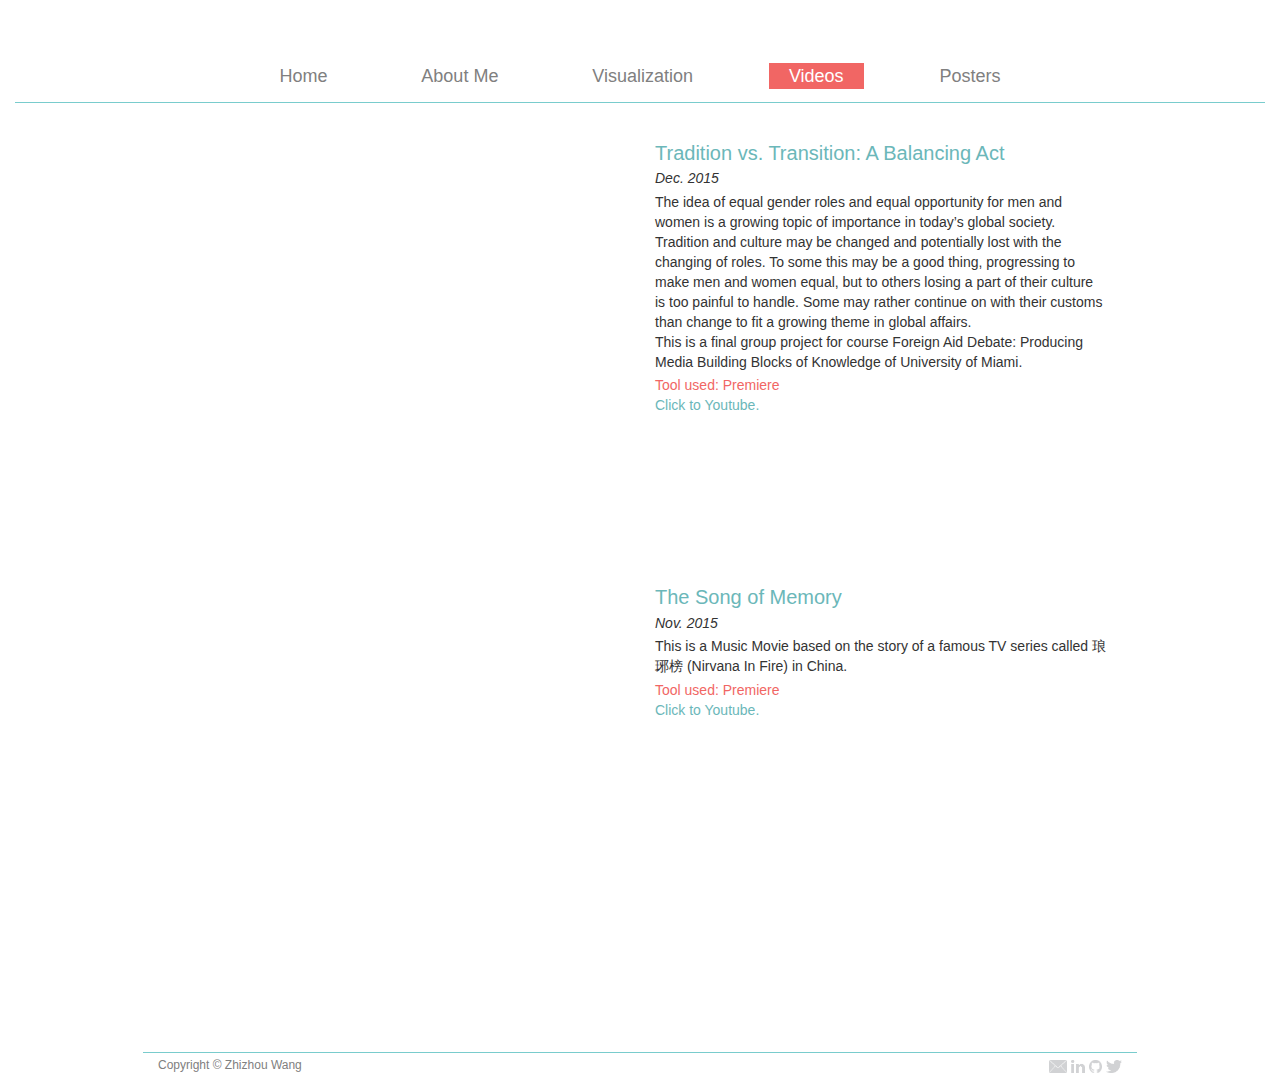
<file: video.html>
<!DOCTYPE html>
<html lang="en">
	<head>
    	<meta charset="utf-8">
        <meta name="viewport" content="width=device-width, initial-scale=1.0">
    	<title>Zhizhou Wang - Videos</title>
        <link rel="stylesheet" href="css/sub-style.css" />
        <link href="css/bootstrap.min.css" rel="stylesheet">
    	<style>
    	</style>
    </head>

    <body>
        <div class="col-md-12" id='main-nav'>
                    <a href='index.html' class='likebutton'>Home</a>
                    <a href='aboutme.html' class='likebutton'>About Me</a>
                    <a href='infographic.html' class='likebutton'>Visualization</a>
                    <a href='video.html' class='button-selected'>Videos</a>
                    <a href='poster.html' class='likebutton'>Posters</a>
                    <div class="col-md-12" id='breaker'>
                </div>
        </div>

        <div class="col-md-12" id="main">

            <div class="col-md-12" id="main-subcontent">
                <div class="col-md-6">
                    <iframe width="100%" height="380" src="https://www.youtube.com/embed/etlpU5I58qs" frameborder="0" allowfullscreen></iframe>
                </div>
                <div class="col-md-6">
                    <h4 class="main-subtitle"><a class="main-link" href="https://youtu.be/etlpU5I58qs">Tradition vs. Transition: A Balancing Act</a></h4>
                    <p class="main-date">Dec. 2015</p>
                    <p class="main-subtext">The idea of equal gender roles and equal opportunity for men and women is a growing topic of importance in today’s global society.  Tradition and culture may be changed and potentially lost with the changing of roles.  To some this may be a good thing, progressing to make men and women equal, but to others losing a part of their culture is too painful to handle.  Some may rather continue on with their customs than change to fit a growing theme in global affairs.
                    <br>This is a final group project for course Foreign Aid Debate: Producing Media Building Blocks of Knowledge of University of Miami.
                    <p class="main-technique">Tool used: Premiere</p>
                    <p><a class="main-link" href="https://youtu.be/etlpU5I58qs">Click to Youtube.</a></p>
                </div>
            </div>

            <div class="col-md-12" id="main-subcontent">
                <div class="col-md-6">
                    <iframe width="100%" height="380" src="https://www.youtube.com/embed/8wDacJB4sdc" frameborder="0" allowfullscreen></iframe>
                </div>
                <div class="col-md-6">
                    <h4 class="main-subtitle"><a class="main-link" href="https://youtu.be/8wDacJB4sdc">The Song of Memory</a></h4>
                    <p class="main-date">Nov. 2015</p>
                    <p class="main-subtext">This is a Music Movie based on the story of a famous TV series called 琅琊榜 (Nirvana In Fire)  in China.
                    <p class="main-technique">Tool used: Premiere</p>
                    <p><a class="main-link" href="https://youtu.be/8wDacJB4sdc">Click to Youtube.</a></p>
                </div>
            </div>

            <div class='break' class="col-md-12">
                <hr id='divider'></hr>
                <div class ="col-md-8">
                <p id='end'>Copyright &copy; Zhizhou Wang </p>
                </div>
                <div class ="col-md-4" id='icondiv'>
                <a class="main-link" href="mailto:jowang0319@gmail.com?Subject=Hello" target="_top" ><img class='icons' src='./image/icon/email.png'></a>
                <a class="main-link" href="https://www.linkedin.com/profile/view?id=AAIAABXnbtgBP4U4cKuk7psVWvnKqAsrvLL_vNs&trk=nav_responsive_tab_profile_pic" target="_blank"><img class='icons' src='./image/icon/in.png'></a>
                <a class="main-link" href="https://github.com/jowang0319"><img class='icons' src='./image/icon/github.png' target="_blank"></a>
                <a class="main-link" href="https://twitter.com/jo_zz_wang"><img class='icons' src='./image/icon/twitter.png' target="_blank"></a>
                </div>
            </div>
            
        </div>







    </body>
    

</html>
</file>
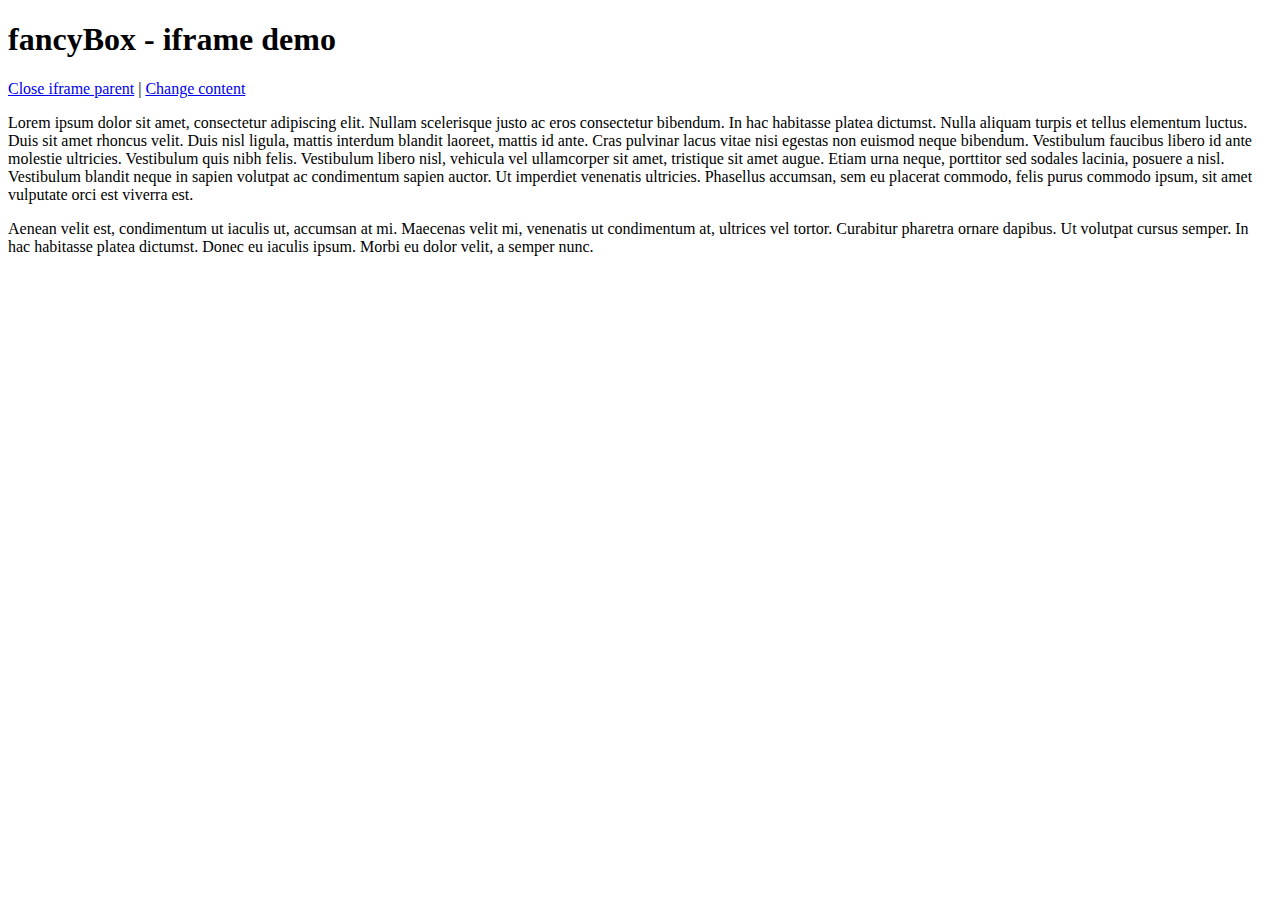
<file: fancybox/demo/iframe.html>
<!DOCTYPE html>
<html>
<head>
	<title>fancyBox - iframe demo</title>
	<meta http-equiv="Content-Type" content="text/html; charset=UTF-8" />
</head>
<body>
	<h1>fancyBox - iframe demo</h1>

	<p>
		<a href="javascript:parent.jQuery.fancybox.close();">Close iframe parent</a>

		|

		<a href="javascript:parent.jQuery.fancybox.open({href : '1_b.jpg', title : 'My title'});">Change content</a>
	</p>

	<p>
		Lorem ipsum dolor sit amet, consectetur adipiscing elit. Nullam scelerisque justo ac eros consectetur bibendum. In hac habitasse platea dictumst. Nulla aliquam turpis et tellus elementum luctus. Duis sit amet rhoncus velit. Duis nisl ligula, mattis interdum blandit laoreet, mattis id ante. Cras pulvinar lacus vitae nisi egestas non euismod neque bibendum. Vestibulum faucibus libero id ante molestie ultricies. Vestibulum quis nibh felis. Vestibulum libero nisl, vehicula vel ullamcorper sit amet, tristique sit amet augue. Etiam urna neque, porttitor sed sodales lacinia, posuere a nisl. Vestibulum blandit neque in sapien volutpat ac condimentum sapien auctor. Ut imperdiet venenatis ultricies. Phasellus accumsan, sem eu placerat commodo, felis purus commodo ipsum, sit amet vulputate orci est viverra est.
	</p>

	<p>
		Aenean velit est, condimentum ut iaculis ut, accumsan at mi. Maecenas velit mi, venenatis ut condimentum at, ultrices vel tortor. Curabitur pharetra ornare dapibus. Ut volutpat cursus semper. In hac habitasse platea dictumst. Donec eu iaculis ipsum. Morbi eu dolor velit, a semper nunc.
	</p>
</body>
</html>
</file>
<file: css/sub-style2.css>
/*new*/

div#main-nav{
	margin: auto; 
	width: 100%;
	text-align: center;
}

a.likebutton{
	background-color: none;
	font-size: 2.5vh;
	font-family: 'Source Sans Pro', sans-serif;
	border-color:#F16664;
	color: gray;
}

a.likebutton:hover{
	text-decoration: none;
	background-color: #F16664;
	color:white;
	border-style: solid;
	border-width: 2px;
}

a.button-selected:hover{
	text-decoration: none;
	background-color: #F16664;
	color:white;
	border-style: solid;
	border-width: 2px;
}

a.button-selected{
	background-color: #F16664;
	color:white;
	border-style: solid;
	font-size: 2.5vh;
	font-family: 'Source Sans Pro', sans-serif;
}

div#breaker{
	border-bottom: 1px solid #79CCCD;
	padding-top:1%;
}

h1#name{
	font-size: 5vh;
	font-family: 'Source Sans Pro', sans-serif;
	z-index: 2;
	font-weight: 800;
	color:gray;
}

span.colored{
	color:rgba(121,204,205,1);
}

hr#divider{
	border-bottom: 1px solid #79CCCD;
	border-top: none;
}

img.icons{
	height:13px;
}

div#icondiv{
	text-align:right;
}

a:hover{
	opacity:0.5;
}

/*old*/


.main-sample{
	width:100%;
}

#main-subcontent{
	margin-top: 4%;
	margin-bottom: 5%;
}
a.main-link:link{
	color:#6BB7B9;
}
a.main-link:visited{
	color:#6BB7B9;
}
.main-subtitle{
	margin-top: -0.3%;
	margin-bottom: 1%;
	font-size: 20px;
}
p.main-date{
	font-style: italic;
	font-family: serif;
	margin-bottom: 0.8%;
	font-size: 16px;
}
p.main-subtext{
	font-family: serif;
	font-size: 16px;
	margin-bottom: 0%;
}
p.main-technique{
	color:#ED6A5A;
	margin-top:0.8%;
	margin-bottom: 0%;
}

#main-pic{
	width:100%;
	margin-top: 5%;
}

#poem{
	font-style: italic;
	color:#F16664;
}
.main-contact{
	margin-top: 10%;
	font-size: 16px;
	text-align: center;
	margin-right: auto;
	margin-left: auto;
	font-family: serif;
}

.main-content{
	margin-top: 4%;
	font-family: 'Source Sans Pro', sans-serif;
	font-size: 2.3vh;
}
a.main-link:hover{
	opacity:0.7;
	text-decoration: none;
	text-shadow: 2px 2px 5px rgba(249, 250, 250, 0.94);
}

@media only screen and (min-device-width: 769px) {
	#main{
		margin-left: 20%;
		width:60%;
	}
	div#main-nav{
		margin-top: 5%;
	}
	a.likebutton{
		padding-left:20px;
		padding-right: 20px;
		padding-top: 3px;
		padding-bottom: 3px;
		margin-left: 2%;
		margin-right: 2%;
	}
	a.button-selected{
		border-width: 2px;
		padding-left:20px;
		padding-right: 20px;
		padding-top: 3px;
		padding-bottom: 3px;
		margin-left: 2%;
		margin-right: 2%;
	}
	h1#name{
		margin-top: 5%;
	}
	hr#divider{
		margin-top: 10%;
		width:100%;
		padding-top: 10%;
	}
	p#end{
		text-align: left;
		margin-top: -2.5%;
		font-size: 1.5vh;
		color:grey;
	}
	div#icondiv{
		margin-top: -2%;
	}
	div.break{
		margin-top: 5%;
	}

}

/* For width smaller than 420px: */
@media all and (max-width: 420px) {
	#main{
		width:100%;
		padding:0px;
	}
	h1#name{
		font-size: 4vh;
	}
    div#main-nav{
		margin: auto; 
		width: 100%;
		text-align: center;
		margin-top: 5%;
	}
	a.likebutton{
		padding-left:2px;
		padding-right: 2px;
	}
	a.button-selected{
		padding-left:2px;
		padding-right: 2px;
	}
	hr#divider{
		margin-top: 10%;
		width:60%;
	}
	p#end{
		text-align: center;
		margin-top: -4.7%;
		font-size: 1.3vh;
		color:grey;
	}
	div#icondiv{
		margin-top: -2.2%;
	}
	img.icons{
		height:13px;
		margin-right: 4px;
		margin-left: 4px;
	}
	div#icondiv{
		text-align:center;
		margin-bottom:5%;
	}
}

/* For tablet: */
@media all and (min-width: 420px) and (max-width: 768px){
    div#main-nav{
		margin: auto; 
		width: 100%;
		text-align: center;
		margin-top: 5%;
	}
	a.likebutton{
		padding-left:5px;
		padding-right: 5px;
		font-size: 3vh;
	}
	a.button-selected{
		padding-left:5px;
		padding-right: 5px;
		font-size: 3vh;
	}
	hr#divider{
		margin-top: 5%;
		width:60%;
	}
	p#end{
		text-align: center;
		margin-top: -2.3%;
		font-size: 1.5vh;
		color:grey;
	}
	div#icondiv{
		margin-top: 0%;
		text-align:center;
		margin-bottom: 5%;
	}
	img.icons{
		height:18px;
		margin-right: 8px;
		margin-left: 8px;
	}

}
</file>
<file: css/sub-style.css>
/*new*/

div#main-nav{
	margin: auto; 
	width: 100%;
	text-align: center;
}

a.likebutton{
	background-color: none;
	font-size: 18px;
	font-family: 'Source Sans Pro', sans-serif;
	border-color:#F16664;
	color: gray;
}

a.likebutton:hover{
	text-decoration: none;
	background-color: #F16664;
	color:white;
	border-style: solid;
	border-width: 2px;
}

a.button-selected:hover{
	text-decoration: none;
	background-color: #F16664;
	color:white;
	border-style: solid;
	border-width: 2px;
}

a.button-selected{
	background-color: #F16664;
	color:white;
	border-style: solid;
	font-size: 18px;
	font-family: 'Source Sans Pro', sans-serif;
}

div#breaker{
	border-bottom: 1px solid #79CCCD;
	padding-top:1%;
}

h1,p{
	font-family: 'Source Sans Pro', sans-serif;
}

section#section{
	margin-top: 0;
}

p#postertxt{
	width:90%;
	margin:auto;
}

hr#divider{
	border-bottom: 1px solid #79CCCD;
	border-top: none;
}

img.icons{
	height:13px;
}

div#icondiv{
	text-align:right;
}

a:hover{
	opacity:0.5;
}

/*old*/

.page-title{
	margin-top: 5%;
	color:#F16664;
}
.page-title2{
	margin-top: 5%;
	color:#F16664;
}

#draw-line{
	border-bottom:1px solid #f7f7f7;
	margin-bottom: 1%;
}

.main-sample{
	width:100%;

}

.main-sample-mobile{
	width:20%;

}

#main-subcontent{
	margin-top: 4%;
	margin-bottom: 2%;
}
a.main-link:link{
	color:#6BB7B9;
}
a.main-link:visited{
	color:#6BB7B9;
}
a.main-link:hover{
	opacity:0.7;
	text-decoration: none;
	text-shadow: 2px 2px 5px rgba(249, 250, 250, 0.94);
}

.main-subtitle{
	margin-bottom: 1%;
	font-size: 20px;
	color:rgba(121,204,205,1);
}
p.main-date{
	font-style: italic;
	margin-bottom: 0.8%;
	font-size: 14px;
}
p.main-subtext{
	font-size: 14px;
	margin-bottom: 0%;
}
p.main-technique{
	color:#F16664;
	margin-top:0.8%;
	margin-bottom: 0%;
	font-size: 14px;
}
span.main-highlight{
	color:#6BB7B9;
}

@media only screen and (min-device-width: 769px) {
	#main{
		margin-left: 10%;
		width:80%;
	}
	div#main-nav{
		margin-top: 5%;
	}
	a.likebutton{
		padding-left:20px;
		padding-right: 20px;
		padding-top: 3px;
		padding-bottom: 3px;
		margin-left: 2%;
		margin-right: 2%;
	}
	a.button-selected{
		border-width: 2px;
		padding-left:20px;
		padding-right: 20px;
		padding-top: 3px;
		padding-bottom: 3px;
		margin-left: 2%;
		margin-right: 2%;
	}
	.main-subtitle{
		margin-top: -0.3%;
	}
	p{
		font-size: 14px;
	}
	hr#divider{
		margin-top: 10%;
		width:100%;
		padding-top: 6%;
	}
	p#end{
		text-align: left;
		margin-top: -2.5%;
		font-size: 12px;
		color:grey;
	}
	div#icondiv{
		margin-top: -1.8%;
	}
	div.break{
		margin-top: 5%;
	}
}

/* For width smaller than 420px: */
@media all and (max-width: 420px) {
	#main{
		width:100%;
		padding:0px;
	}
    div#main-nav{
		margin: auto; 
		width: 100%;
		text-align: center;
		margin-top: 5%;
	}
	a.likebutton{
		padding-left:2px;
		padding-right: 2px;
	}
	a.button-selected{
		padding-left:2px;
		padding-right: 2px;
	}
	h4.main-subtitle{
		margin-top: 4%;
	}
	h1#page-title{
		font-size: 24px;
	}
	hr#divider{
		margin-top: 10%;
		width:60%;
	}
	p#end{
		text-align: center;
		margin-top: -4.7%;
		font-size: 12px;
		color:grey;
	}
	div#icondiv{
		margin-top: -2.2%;
	}
	img.icons{
		height:13px;
		margin-right: 4px;
		margin-left: 4px;
	}
	div#icondiv{
		text-align:center;
		margin-bottom:5%;
	}

	#main-subcontent{
/*	margin-top: 4%;*/
	margin-bottom: 50px;
}
}

/* For tablet: */
@media all and (min-width: 420px) and (max-width: 768px){

    div#main-nav{
		margin: auto; 
		width: 100%;
		text-align: center;
		margin-top: 5%;
	}

	a.likebutton{
		padding-left:5px;
		padding-right: 5px;
/*		font-size: 3vh;*/
	}
	a.button-selected{
		padding-left:5px;
		padding-right: 5px;
/*		font-size: 3vh;*/
	}
	h4.main-subtitle{
		margin-top: 1%;
	}
	hr#divider{
		margin-top: 5%;
		width:60%;
	}
	p#end{
		text-align: center;
		margin-top: -2.3%;
		font-size: 12px;
		color:grey;
	}
	div#icondiv{
		margin-top: 0%;
		text-align:center;
		margin-bottom: 5%;
	}
	img.icons{
		height:18px;
		margin-right: 8px;
		margin-left: 8px;
	}

}
</file>
